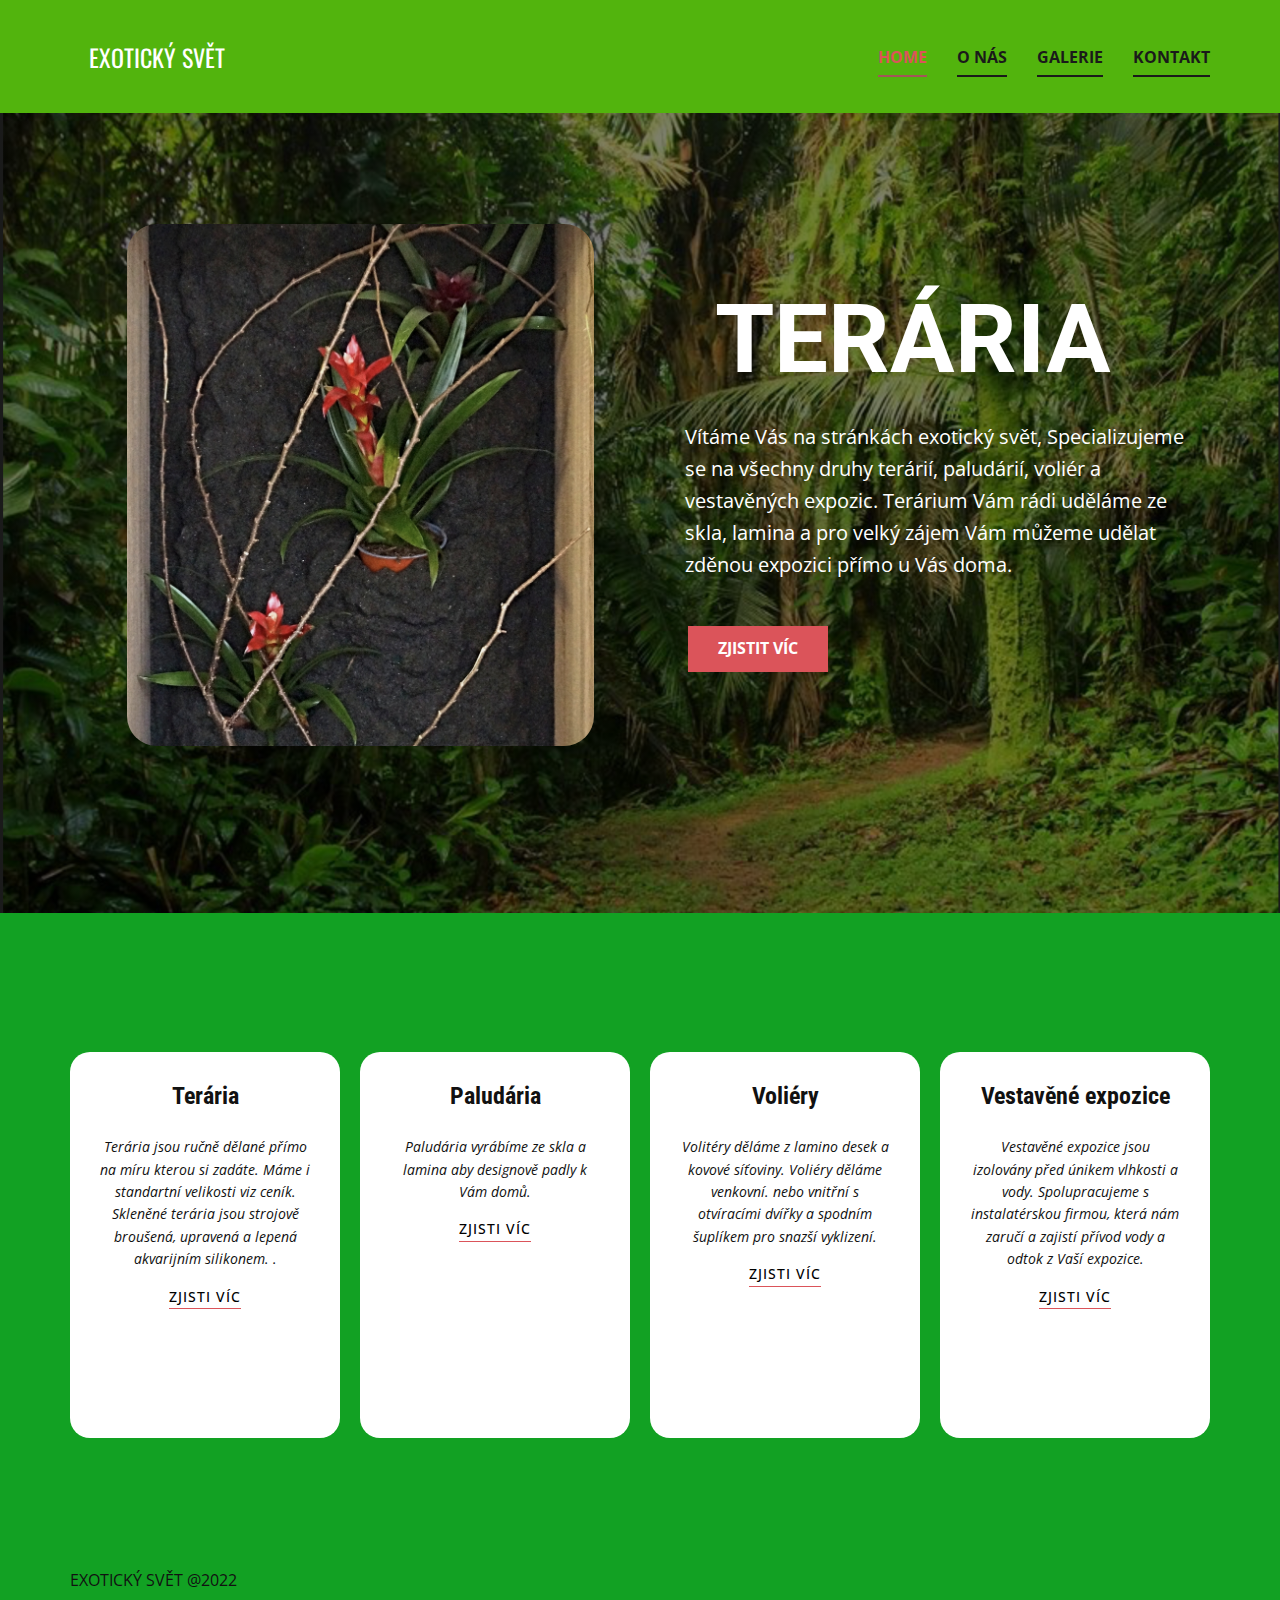
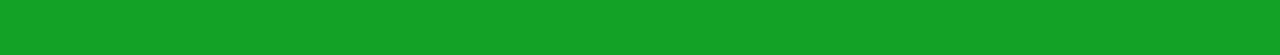
<file: index.html>
<!DOCTYPE html>
<html style="font-size: 16px;" lang="en"><head>
    <meta name="viewport" content="width=device-width, initial-scale=1.0">
    <meta charset="utf-8">
    <meta name="keywords" content="KRYPTON SERVICES">
    <meta name="description" content="">
    <title>HOME</title>
    <link rel="stylesheet" href="style.css" media="screen">
<link rel="stylesheet" href="HOME.css" media="screen">
    <script class="u-script" type="text/javascript" src="jquery.js" defer=""></script>
    <script class="u-script" type="text/javascript" src="style.js" defer=""></script>

    <link rel="stylesheet" href="style.css" media="screen">
    <link id="u-theme-google-font" rel="stylesheet" href="https://fonts.googleapis.com/css?family=Roboto:100,100i,300,300i,400,400i,500,500i,700,700i,900,900i|Open+Sans:300,300i,400,400i,500,500i,600,600i,700,700i,800,800i">
    <link id="u-page-google-font" rel="stylesheet" href="https://fonts.googleapis.com/css?family=Roboto+Condensed:300,300i,400,400i,700,700i|Oswald:200,300,400,500,600,700">
    
    
    
    
    <meta name="theme-color" content="#478ac9">
    <meta property="og:title" content="HOME">
    <meta property="og:type" content="website">
  </head>
  <body data-home-page="HOME.html" data-home-page-title="HOME" class="u-body u-xl-mode" data-lang="en"><header class="u-clearfix u-custom-color-5 u-header u-header" id="sec-47b0"><div class="u-clearfix u-sheet u-sheet-1">
        <p class="u-custom-font u-font-oswald u-text u-text-1">EXOTICKÝ SVĚT</p>
        <nav class="u-menu u-menu-dropdown u-offcanvas u-menu-1">
          <div class="menu-collapse" style="font-size: 1rem; letter-spacing: 0px; font-weight: 700; text-transform: uppercase;">
            <a class="u-button-style u-custom-active-border-color u-custom-border u-custom-border-color u-custom-borders u-custom-hover-border-color u-custom-left-right-menu-spacing u-custom-padding-bottom u-custom-text-active-color u-custom-text-color u-custom-text-hover-color u-custom-top-bottom-menu-spacing u-nav-link u-text-active-palette-1-base u-text-hover-palette-2-base" href="#">
              <svg class="u-svg-link" viewBox="0 0 24 24"><use xmlns:xlink="http://www.w3.org/1999/xlink" xlink:href="#menu-hamburger"></use></svg>
              <svg class="u-svg-content" version="1.1" id="menu-hamburger" viewBox="0 0 16 16" x="0px" y="0px" xmlns:xlink="http://www.w3.org/1999/xlink" xmlns="http://www.w3.org/2000/svg"><g><rect y="1" width="16" height="2"></rect><rect y="7" width="16" height="2"></rect><rect y="13" width="16" height="2"></rect>
</g></svg>
            </a>
          </div>
          <div class="u-custom-menu u-nav-container">
            <ul class="u-nav u-spacing-30 u-unstyled u-nav-1"><li class="u-nav-item"><a class="u-border-2 u-border-active-palette-2-dark-1 u-border-grey-90 u-border-hover-palette-2-light-1 u-border-no-left u-border-no-right u-border-no-top u-button-style u-nav-link u-text-active-palette-2-base u-text-grey-90 u-text-hover-palette-2-dark-1" href="HOME.html" style="padding: 10px 0px;">HOME</a>
</li><li class="u-nav-item"><a class="u-border-2 u-border-active-palette-2-dark-1 u-border-grey-90 u-border-hover-palette-2-light-1 u-border-no-left u-border-no-right u-border-no-top u-button-style u-nav-link u-text-active-palette-2-base u-text-grey-90 u-text-hover-palette-2-dark-1" href="O-NÁS.html" style="padding: 10px 0px;">O NÁS</a>
</li><li class="u-nav-item"><a class="u-border-2 u-border-active-palette-2-dark-1 u-border-grey-90 u-border-hover-palette-2-light-1 u-border-no-left u-border-no-right u-border-no-top u-button-style u-nav-link u-text-active-palette-2-base u-text-grey-90 u-text-hover-palette-2-dark-1" href="GALERIE.html" style="padding: 10px 0px;">GALERIE</a>
</li><li class="u-nav-item"><a class="u-border-2 u-border-active-palette-2-dark-1 u-border-grey-90 u-border-hover-palette-2-light-1 u-border-no-left u-border-no-right u-border-no-top u-button-style u-nav-link u-text-active-palette-2-base u-text-grey-90 u-text-hover-palette-2-dark-1" href="KONTAKT.html" style="padding: 10px 0px;">KONTAKT</a>
</li></ul>
          </div>
          <div class="u-custom-menu u-nav-container-collapse">
            <div class="u-black u-container-style u-inner-container-layout u-opacity u-opacity-95 u-sidenav">
              <div class="u-inner-container-layout u-sidenav-overflow">
                <div class="u-menu-close"></div>
                <ul class="u-align-center u-nav u-popupmenu-items u-unstyled u-nav-2"><li class="u-nav-item"><a class="u-button-style u-nav-link" href="HOME.html">HOME</a>
</li><li class="u-nav-item"><a class="u-button-style u-nav-link" href="O-NÁS.html">O NÁS</a>
</li><li class="u-nav-item"><a class="u-button-style u-nav-link" href="GALERIE.html">GALERIE</a>
</li><li class="u-nav-item"><a class="u-button-style u-nav-link" href="KONTAKT.html">KONTAKT</a>
</li></ul>
              </div>
            </div>
            <div class="u-black u-menu-overlay u-opacity u-opacity-70"></div>
          </div>
        </nav>
      </div></header>
    <section class="u-align-center u-clearfix u-image u-shading u-section-1" src="" id="sec-ad74" data-image-width="1606" data-image-height="1054">
      <div class="u-clearfix u-sheet u-sheet-1">
        <img class="u-image u-image-round u-radius-30 u-image-1" src="images/unknown.png" alt="" data-image-width="949" data-image-height="1166" data-animation-name="bounceIn" data-animation-duration="1250" data-animation-direction="">
        <h1 class="u-text u-title u-text-1">TERÁRIA</h1>
        <p class="u-align-left u-large-text u-text u-text-variant u-text-2">Vítáme Vás na stránkách exotický svět, Specializujeme se na všechny druhy terárií, paludárií, voliér a vestavěných expozic.
Terárium Vám rádi uděláme ze skla, lamina a pro velký zájem Vám můžeme udělat zděnou expozici přímo u Vás doma.</p>
        <a href="#" class="u-btn u-button-style u-palette-2-base u-btn-1">ZJISTIT VÍC</a>
      </div>
    </section>
    <section class="u-align-center u-clearfix u-custom-color-4 u-section-2" id="carousel_b9a6">
      <div class="u-clearfix u-sheet u-sheet-1">
        <div class="u-expanded-width u-list u-list-1">
          <div class="u-repeater u-repeater-1">
            <div class="u-align-center u-container-style u-list-item u-radius-20 u-repeater-item u-shape-round u-white u-list-item-1">
              <div class="u-container-layout u-similar-container u-container-layout-1">
                <h4 class="u-custom-font u-font-roboto-condensed u-text u-text-1">Terária</h4>
                <p class="u-text u-text-2"> Terária jsou ručně dělané přímo na míru kterou si zadáte. Máme i standartní velikosti viz ceník.
Skleněné terária jsou strojově broušená, upravená a lepená akvarijním silikonem. .</p>
                <a href="O-NÁS.html" data-page-id="628216946" class="u-border-1 u-border-active-palette-2-light-1 u-border-hover-palette-2-base u-border-no-left u-border-no-right u-border-no-top u-border-palette-2-base u-bottom-left-radius-0 u-bottom-right-radius-0 u-btn u-button-style u-none u-radius-0 u-text-active-palette-2-light-1 u-text-black u-text-hover-palette-2-base u-top-left-radius-0 u-top-right-radius-0 u-btn-1">Zjisti víc<br>
                </a>
              </div>
            </div>
            <div class="u-align-center u-container-style u-list-item u-radius-20 u-repeater-item u-shape-round u-video-cover u-white">
              <div class="u-container-layout u-similar-container u-container-layout-2">
                <h4 class="u-custom-font u-font-roboto-condensed u-text u-text-3">Paludária</h4>
                <p class="u-text u-text-4">Paludária vyrábíme ze skla a lamina aby designově padly k Vám domů.</p>
                <a href="O-NÁS.html" data-page-id="628216946" class="u-border-1 u-border-active-palette-2-light-1 u-border-hover-palette-2-base u-border-no-left u-border-no-right u-border-no-top u-border-palette-2-base u-bottom-left-radius-0 u-bottom-right-radius-0 u-btn u-button-style u-none u-radius-0 u-text-active-palette-2-light-1 u-text-black u-text-hover-palette-2-base u-top-left-radius-0 u-top-right-radius-0 u-btn-2">Zjisti víc<br>
                </a>
              </div>
            </div>
            <div class="u-align-center u-container-style u-list-item u-radius-20 u-repeater-item u-shape-round u-video-cover u-white">
              <div class="u-container-layout u-similar-container u-container-layout-3">
                <h4 class="u-custom-font u-font-roboto-condensed u-text u-text-5">Voliéry</h4>
                <p class="u-text u-text-6"> Volitéry děláme z lamino desek a kovové síťoviny. Voliéry děláme venkovní. nebo vnitřní s otvíracími dvířky a spodním šuplíkem pro snazší vyklizení.</p>
                <a href="O-NÁS.html" data-page-id="628216946" class="u-border-1 u-border-active-palette-2-light-1 u-border-hover-palette-2-base u-border-no-left u-border-no-right u-border-no-top u-border-palette-2-base u-bottom-left-radius-0 u-bottom-right-radius-0 u-btn u-button-style u-none u-radius-0 u-text-active-palette-2-light-1 u-text-black u-text-hover-palette-2-base u-top-left-radius-0 u-top-right-radius-0 u-btn-3">Zjisti víc<br>
                </a>
              </div>
            </div>
            <div class="u-align-center u-container-style u-list-item u-radius-20 u-repeater-item u-shape-round u-video-cover u-white">
              <div class="u-container-layout u-similar-container u-container-layout-4">
                <h4 class="u-custom-font u-font-roboto-condensed u-text u-text-7">Vestavěné expozice</h4>
                <p class="u-text u-text-8"> Vestavěné expozice jsou izolovány před únikem vlhkosti a vody. Spolupracujeme s instalatérskou firmou, která nám zaručí a zajistí přívod vody a odtok z Vaší expozice.</p>
                <a href="O-NÁS.html" data-page-id="628216946" class="u-border-1 u-border-active-palette-2-light-1 u-border-hover-palette-2-base u-border-no-left u-border-no-right u-border-no-top u-border-palette-2-base u-bottom-left-radius-0 u-bottom-right-radius-0 u-btn u-button-style u-none u-radius-0 u-text-active-palette-2-light-1 u-text-black u-text-hover-palette-2-base u-top-left-radius-0 u-top-right-radius-0 u-btn-4">Zjisti víc</a>
              </div>
            </div>
          </div>
        </div>
      </div>
    </section>
    <section class="u-align-center u-clearfix u-custom-color-4 u-section-3" id="sec-2304">
      <div class="u-align-left u-clearfix u-sheet u-sheet-1">
        <p class="u-text u-text-body-color u-text-1">EXOTICKÝ SVĚT @2022</p>
      </div>
    </section>
    
  
  
</body></html>
</file>
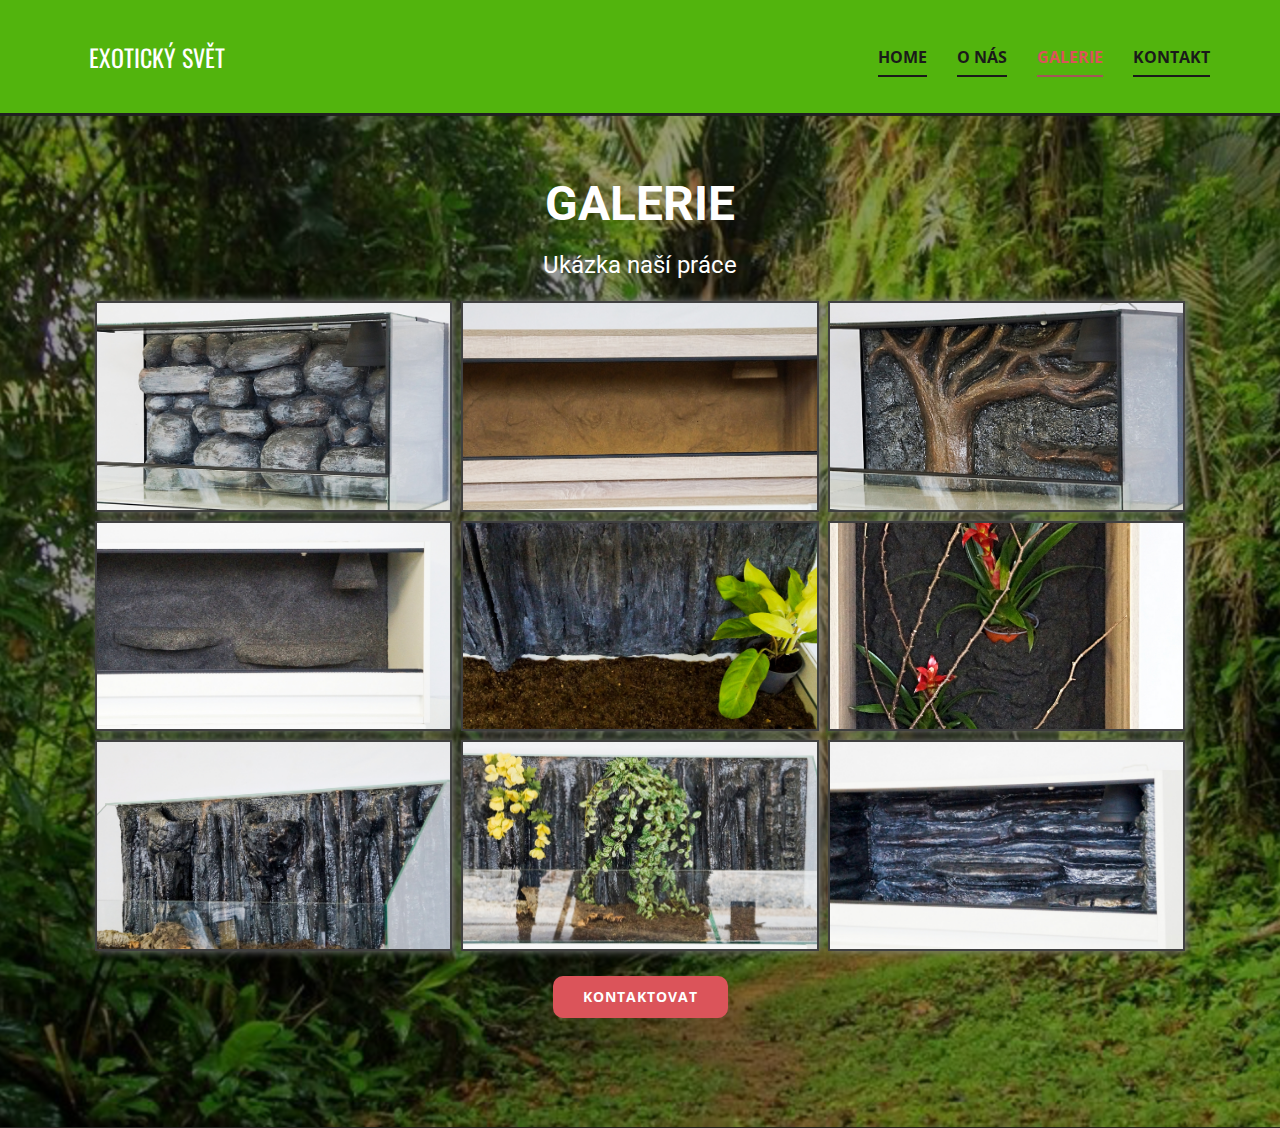
<file: GALERIE.html>
<!DOCTYPE html>
<html style="font-size: 16px;" lang="en"><head>
    <meta name="viewport" content="width=device-width, initial-scale=1.0">
    <meta charset="utf-8">
    <meta name="keywords" content="GALERIE">
    <meta name="description" content="">
    <title>GALERIE</title>
    <link rel="stylesheet" href="style.css" media="screen">
<link rel="stylesheet" href="GALERIE.css" media="screen">
    <script class="u-script" type="text/javascript" src="jquery.js" defer=""></script>
    <script class="u-script" type="text/javascript" src="style.js" defer=""></script>

    <link id="u-theme-google-font" rel="stylesheet" href="https://fonts.googleapis.com/css?family=Roboto:100,100i,300,300i,400,400i,500,500i,700,700i,900,900i|Open+Sans:300,300i,400,400i,500,500i,600,600i,700,700i,800,800i">
    <link id="u-page-google-font" rel="stylesheet" href="https://fonts.googleapis.com/css?family=Oswald:200,300,400,500,600,700">
    <link rel="stylesheet" href="style.css" media="screen">
    
    <meta name="theme-color" content="#478ac9">
    <meta property="og:title" content="GALERIE">
    <meta property="og:type" content="website">
  </head>
  <body class="u-body u-xl-mode" data-lang="en"><header class="u-clearfix u-custom-color-5 u-header u-header" id="sec-47b0"><div class="u-clearfix u-sheet u-sheet-1">
        <p class="u-custom-font u-font-oswald u-text u-text-1">EXOTICKÝ SVĚT</p>
        <nav class="u-menu u-menu-dropdown u-offcanvas u-menu-1">
          <div class="menu-collapse" style="font-size: 1rem; letter-spacing: 0px; font-weight: 700; text-transform: uppercase;">
            <a class="u-button-style u-custom-active-border-color u-custom-border u-custom-border-color u-custom-borders u-custom-hover-border-color u-custom-left-right-menu-spacing u-custom-padding-bottom u-custom-text-active-color u-custom-text-color u-custom-text-hover-color u-custom-top-bottom-menu-spacing u-nav-link u-text-active-palette-1-base u-text-hover-palette-2-base" href="#">
              <svg class="u-svg-link" viewBox="0 0 24 24"><use xmlns:xlink="http://www.w3.org/1999/xlink" xlink:href="#menu-hamburger"></use></svg>
              <svg class="u-svg-content" version="1.1" id="menu-hamburger" viewBox="0 0 16 16" x="0px" y="0px" xmlns:xlink="http://www.w3.org/1999/xlink" xmlns="http://www.w3.org/2000/svg"><g><rect y="1" width="16" height="2"></rect><rect y="7" width="16" height="2"></rect><rect y="13" width="16" height="2"></rect>
</g></svg>
            </a>
          </div>
          <div class="u-custom-menu u-nav-container">
            <ul class="u-nav u-spacing-30 u-unstyled u-nav-1"><li class="u-nav-item"><a class="u-border-2 u-border-active-palette-2-dark-1 u-border-grey-90 u-border-hover-palette-2-light-1 u-border-no-left u-border-no-right u-border-no-top u-button-style u-nav-link u-text-active-palette-2-base u-text-grey-90 u-text-hover-palette-2-dark-1" href="HOME.html" style="padding: 10px 0px;">HOME</a>
</li><li class="u-nav-item"><a class="u-border-2 u-border-active-palette-2-dark-1 u-border-grey-90 u-border-hover-palette-2-light-1 u-border-no-left u-border-no-right u-border-no-top u-button-style u-nav-link u-text-active-palette-2-base u-text-grey-90 u-text-hover-palette-2-dark-1" href="O-NÁS.html" style="padding: 10px 0px;">O NÁS</a>
</li><li class="u-nav-item"><a class="u-border-2 u-border-active-palette-2-dark-1 u-border-grey-90 u-border-hover-palette-2-light-1 u-border-no-left u-border-no-right u-border-no-top u-button-style u-nav-link u-text-active-palette-2-base u-text-grey-90 u-text-hover-palette-2-dark-1" href="GALERIE.html" style="padding: 10px 0px;">GALERIE</a>
</li><li class="u-nav-item"><a class="u-border-2 u-border-active-palette-2-dark-1 u-border-grey-90 u-border-hover-palette-2-light-1 u-border-no-left u-border-no-right u-border-no-top u-button-style u-nav-link u-text-active-palette-2-base u-text-grey-90 u-text-hover-palette-2-dark-1" href="KONTAKT.html" style="padding: 10px 0px;">KONTAKT</a>
</li></ul>
          </div>
          <div class="u-custom-menu u-nav-container-collapse">
            <div class="u-black u-container-style u-inner-container-layout u-opacity u-opacity-95 u-sidenav">
              <div class="u-inner-container-layout u-sidenav-overflow">
                <div class="u-menu-close"></div>
                <ul class="u-align-center u-nav u-popupmenu-items u-unstyled u-nav-2"><li class="u-nav-item"><a class="u-button-style u-nav-link" href="HOME.html">HOME</a>
</li><li class="u-nav-item"><a class="u-button-style u-nav-link" href="O-NÁS.html">O NÁS</a>
</li><li class="u-nav-item"><a class="u-button-style u-nav-link" href="GALERIE.html">GALERIE</a>
</li><li class="u-nav-item"><a class="u-button-style u-nav-link" href="KONTAKT.html">KONTAKT</a>
</li></ul>
              </div>
            </div>
            <div class="u-black u-menu-overlay u-opacity u-opacity-70"></div>
          </div>
        </nav>
      </div></header>
    <section class="u-align-center u-clearfix u-image u-shading u-section-1" id="sec-e926" data-image-width="1606" data-image-height="1054">
      <div class="u-clearfix u-sheet u-sheet-1">
        <h1 class="u-text u-text-1">GALERIE<br>
          <span style="font-weight: 400; font-size: 1.5rem;">Ukázka naší práce</span>
        </h1>
        <div class="u-gallery u-layout-grid u-lightbox u-no-transition u-show-text-always u-gallery-1" id="carousel-e131">
          <div class="u-gallery-inner u-gallery-inner-1" role="listbox">
            <div class="u-border-2 u-border-grey-75 u-effect-hover-slide u-gallery-item u-shape-rectangle u-gallery-item-1">
              <div class="u-back-slide u-back-slide-1" data-image-width="1920" data-image-height="969">
                <img class="u-back-image u-effect-hover-slide-direction-left u-expanded u-back-image-1" src="images/_DSC7463.jpg">
              </div>
              <div class="u-align-center u-over-slide u-shading u-valign-bottom u-over-slide-1">
                <h3 class="u-gallery-heading"></h3>
                <p class="u-gallery-text"></p>
              </div>
            </div>
            <div class="u-border-2 u-border-grey-75 u-effect-hover-slide u-gallery-item u-shape-rectangle u-gallery-item-2">
              <div class="u-back-slide u-back-slide-2" data-image-width="1920" data-image-height="853">
                <img class="u-back-image u-effect-hover-slide-direction-left u-expanded u-back-image-2" src="images/_DSC7495.jpg">
              </div>
              <div class="u-align-center u-over-slide u-shading u-valign-bottom u-over-slide-2">
                <h3 class="u-gallery-heading"></h3>
                <p class="u-gallery-text"></p>
              </div>
            </div>
            <div class="u-border-2 u-border-grey-75 u-effect-hover-slide u-gallery-item u-shape-rectangle u-gallery-item-3" data-image-width="2836" data-image-height="1875">
              <div class="u-back-slide u-back-slide-3" data-image-width="1920" data-image-height="934">
                <img class="u-back-image u-effect-hover-slide-direction-left u-expanded u-back-image-3" src="images/_DSC7459.jpg">
              </div>
              <div class="u-align-center u-over-slide u-shading u-valign-bottom u-over-slide-3">
                <h3 class="u-gallery-heading"></h3>
                <p class="u-gallery-text"></p>
              </div>
            </div>
            <div class="u-border-2 u-border-grey-75 u-effect-hover-slide u-gallery-item u-shape-rectangle u-gallery-item-4" data-image-width="1920" data-image-height="986">
              <div class="u-back-slide u-back-slide-4">
                <img class="u-back-image u-effect-hover-slide-direction-left u-expanded u-back-image-4" src="images/_DSC7489.jpg">
              </div>
              <div class="u-align-center u-over-slide u-shading u-valign-bottom u-over-slide-4">
                <h3 class="u-gallery-heading"></h3>
                <p class="u-gallery-text"></p>
              </div>
              <style data-mode="XL"></style>
              <style data-mode="LG"></style>
              <style data-mode="MD"></style>
              <style data-mode="SM"></style>
              <style data-mode="XS"></style>
            </div>
            <div class="u-border-2 u-border-grey-75 u-effect-hover-slide u-gallery-item u-shape-rectangle u-gallery-item-5" data-image-width="1920" data-image-height="853">
              <div class="u-back-slide u-back-slide-5" data-image-width="1920" data-image-height="1205">
                <img class="u-back-image u-effect-hover-slide-direction-left u-expanded u-back-image-5" src="images/_DSC7482.jpg" alt="">
              </div>
              <div class="u-align-center u-over-slide u-shading u-valign-bottom u-over-slide-5">
                <h3 class="u-gallery-heading"></h3>
                <p class="u-gallery-text"></p>
              </div>
              <style data-mode="XL"></style>
              <style data-mode="LG"></style>
              <style data-mode="MD"></style>
              <style data-mode="SM"></style>
              <style data-mode="XS"></style>
            </div>
            <div class="u-border-2 u-border-grey-75 u-effect-hover-slide u-gallery-item u-shape-rectangle u-gallery-item-6" data-image-width="1328" data-image-height="1920">
              <div class="u-back-slide u-back-slide-6">
                <img class="u-back-image u-effect-hover-slide-direction-left u-expanded u-back-image-6" src="images/_DSC7466.jpg">
              </div>
              <div class="u-align-center u-over-slide u-shading u-valign-bottom u-over-slide-6">
                <h3 class="u-gallery-heading"></h3>
                <p class="u-gallery-text"></p>
              </div>
              <style data-mode="XL"></style>
              <style data-mode="LG"></style>
              <style data-mode="MD"></style>
              <style data-mode="SM"></style>
              <style data-mode="XS"></style>
            </div>
            <div class="u-border-2 u-border-grey-75 u-effect-hover-slide u-gallery-item u-shape-rectangle u-gallery-item-7" data-image-width="1920" data-image-height="1103">
              <div class="u-back-slide u-back-slide-7">
                <img class="u-back-image u-effect-hover-slide-direction-left u-expanded u-back-image-7" src="images/_DSC7476.jpg">
              </div>
              <div class="u-align-center u-over-slide u-shading u-valign-bottom u-over-slide-7">
                <h3 class="u-gallery-heading"></h3>
                <p class="u-gallery-text"></p>
              </div>
              <style data-mode="XL"></style>
              <style data-mode="LG"></style>
              <style data-mode="MD"></style>
              <style data-mode="SM"></style>
              <style data-mode="XS"></style>
            </div>
            <div class="u-border-2 u-border-grey-75 u-effect-hover-slide u-gallery-item u-shape-rectangle u-gallery-item-8" data-image-width="1920" data-image-height="833">
              <div class="u-back-slide u-back-slide-8">
                <img class="u-back-image u-effect-hover-slide-direction-left u-expanded u-back-image-8" src="images/_DSC7470.jpg">
              </div>
              <div class="u-align-center u-over-slide u-shading u-valign-bottom u-over-slide-8">
                <h3 class="u-gallery-heading"></h3>
                <p class="u-gallery-text"></p>
              </div>
              <style data-mode="XL"></style>
              <style data-mode="LG"></style>
              <style data-mode="MD"></style>
              <style data-mode="SM"></style>
              <style data-mode="XS"></style>
            </div>
            <div class="u-border-2 u-border-grey-75 u-effect-hover-slide u-gallery-item u-shape-rectangle u-gallery-item-9" data-image-width="1920" data-image-height="888">
              <div class="u-back-slide u-back-slide-9">
                <img class="u-back-image u-effect-hover-slide-direction-left u-expanded u-back-image-9" src="images/_DSC7479.jpg">
              </div>
              <div class="u-align-center u-over-slide u-shading u-valign-bottom u-over-slide-9">
                <h3 class="u-gallery-heading"></h3>
                <p class="u-gallery-text"></p>
              </div>
              <style data-mode="XL"></style>
              <style data-mode="LG"></style>
              <style data-mode="MD"></style>
              <style data-mode="SM"></style>
              <style data-mode="XS"></style>
            </div>
          </div>
        </div>
        <a href="KONTAKT.html" data-page-id="665929532" class="u-border-none u-btn u-btn-round u-button-style u-hover-palette-2-light-2 u-palette-2-base u-radius-10 u-btn-1">kontaktovat</a>
      </div>
    </section>

  
</body></html>
</file>
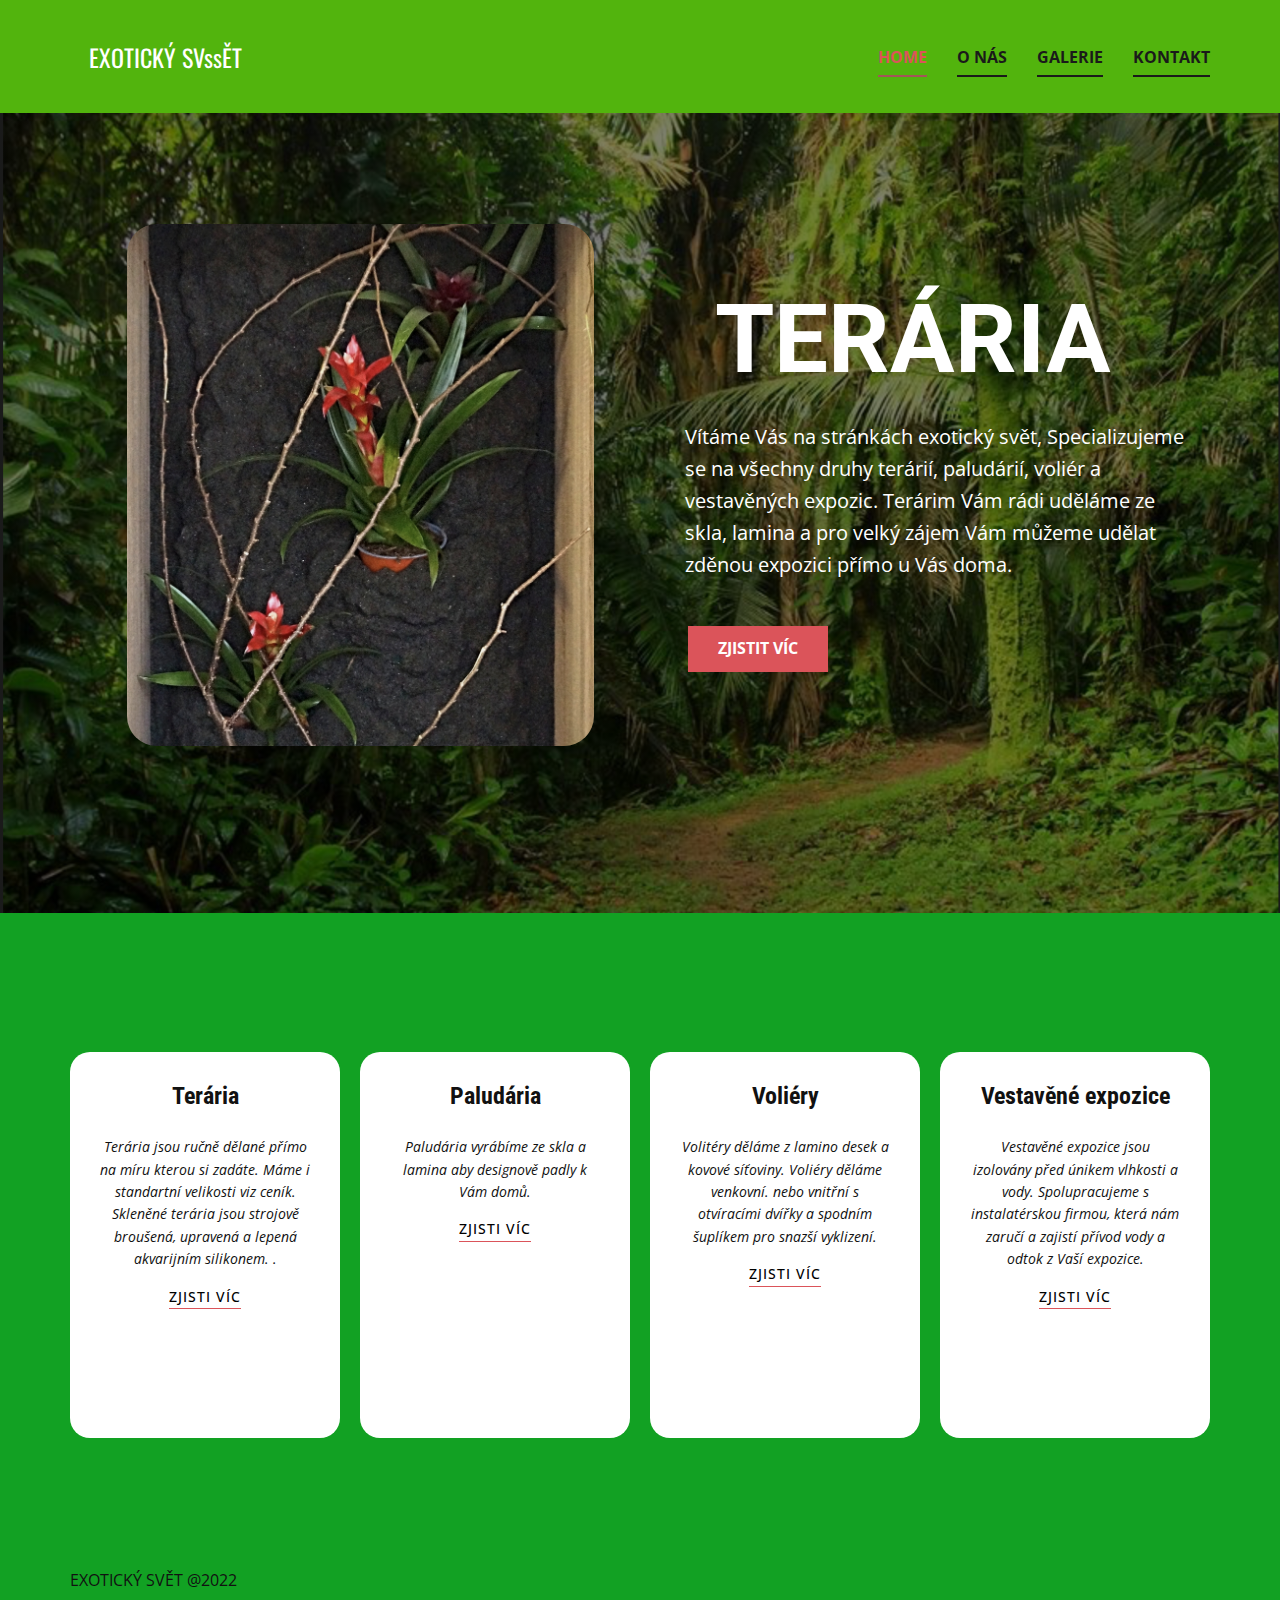
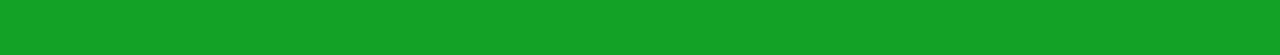
<file: HOME.html>
<!DOCTYPE html>
<html style="font-size: 16px;" lang="en"><head>
    <meta name="viewport" content="width=device-width, initial-scale=1.0">
    <meta charset="utf-8">
    <meta name="keywords" content="KRYPTON SERVICES">
    <meta name="description" content="">
    <title>HOME</title>
    <link rel="stylesheet" href="style.css" media="screen">
<link rel="stylesheet" href="HOME.css" media="screen">
    <script class="u-script" type="text/javascript" src="jquery.js" defer=""></script>
    <script class="u-script" type="text/javascript" src="style.js" defer=""></script>
   
    <link id="u-theme-google-font" rel="stylesheet" href="https://fonts.googleapis.com/css?family=Roboto:100,100i,300,300i,400,400i,500,500i,700,700i,900,900i|Open+Sans:300,300i,400,400i,500,500i,600,600i,700,700i,800,800i">
    <link id="u-page-google-font" rel="stylesheet" href="https://fonts.googleapis.com/css?family=Roboto+Condensed:300,300i,400,400i,700,700i|Oswald:200,300,400,500,600,700">
    
    <link rel="stylesheet" href="style.css" media="screen">
    
    
 
    <meta name="theme-color" content="#478ac9">
    <meta property="og:title" content="HOME">
    <meta property="og:type" content="website">
  </head>
  <body class="u-body u-xl-mode" data-lang="en"><header class="u-clearfix u-custom-color-5 u-header u-header" id="sec-47b0"><div class="u-clearfix u-sheet u-sheet-1">
        <p class="u-custom-font u-font-oswald u-text u-text-1">EXOTICKÝ SVssĚT</p>
        <nav class="u-menu u-menu-dropdown u-offcanvas u-menu-1">
          <div class="menu-collapse" style="font-size: 1rem; letter-spacing: 0px; font-weight: 700; text-transform: uppercase;">
            <a class="u-button-style u-custom-active-border-color u-custom-border u-custom-border-color u-custom-borders u-custom-hover-border-color u-custom-left-right-menu-spacing u-custom-padding-bottom u-custom-text-active-color u-custom-text-color u-custom-text-hover-color u-custom-top-bottom-menu-spacing u-nav-link u-text-active-palette-1-base u-text-hover-palette-2-base" href="#">
              <svg class="u-svg-link" viewBox="0 0 24 24"><use xmlns:xlink="http://www.w3.org/1999/xlink" xlink:href="#menu-hamburger"></use></svg>
              <svg class="u-svg-content" version="1.1" id="menu-hamburger" viewBox="0 0 16 16" x="0px" y="0px" xmlns:xlink="http://www.w3.org/1999/xlink" xmlns="http://www.w3.org/2000/svg"><g><rect y="1" width="16" height="2"></rect><rect y="7" width="16" height="2"></rect><rect y="13" width="16" height="2"></rect>
</g></svg>
            </a>
          </div>
          <div class="u-custom-menu u-nav-container">
            <ul class="u-nav u-spacing-30 u-unstyled u-nav-1"><li class="u-nav-item"><a class="u-border-2 u-border-active-palette-2-dark-1 u-border-grey-90 u-border-hover-palette-2-light-1 u-border-no-left u-border-no-right u-border-no-top u-button-style u-nav-link u-text-active-palette-2-base u-text-grey-90 u-text-hover-palette-2-dark-1" href="HOME.html" style="padding: 10px 0px;">HOME</a>
</li><li class="u-nav-item"><a class="u-border-2 u-border-active-palette-2-dark-1 u-border-grey-90 u-border-hover-palette-2-light-1 u-border-no-left u-border-no-right u-border-no-top u-button-style u-nav-link u-text-active-palette-2-base u-text-grey-90 u-text-hover-palette-2-dark-1" href="O-NÁS.html" style="padding: 10px 0px;">O NÁS</a>
</li><li class="u-nav-item"><a class="u-border-2 u-border-active-palette-2-dark-1 u-border-grey-90 u-border-hover-palette-2-light-1 u-border-no-left u-border-no-right u-border-no-top u-button-style u-nav-link u-text-active-palette-2-base u-text-grey-90 u-text-hover-palette-2-dark-1" href="GALERIE.html" style="padding: 10px 0px;">GALERIE</a>
</li><li class="u-nav-item"><a class="u-border-2 u-border-active-palette-2-dark-1 u-border-grey-90 u-border-hover-palette-2-light-1 u-border-no-left u-border-no-right u-border-no-top u-button-style u-nav-link u-text-active-palette-2-base u-text-grey-90 u-text-hover-palette-2-dark-1" href="KONTAKT.html" style="padding: 10px 0px;">KONTAKT</a>
</li></ul>
          </div>
          <div class="u-custom-menu u-nav-container-collapse">
            <div class="u-black u-container-style u-inner-container-layout u-opacity u-opacity-95 u-sidenav">
              <div class="u-inner-container-layout u-sidenav-overflow">
                <div class="u-menu-close"></div>
                <ul class="u-align-center u-nav u-popupmenu-items u-unstyled u-nav-2"><li class="u-nav-item"><a class="u-button-style u-nav-link" href="HOME.html">HOME</a>
</li><li class="u-nav-item"><a class="u-button-style u-nav-link" href="O-NÁS.html">O NÁS</a>
</li><li class="u-nav-item"><a class="u-button-style u-nav-link" href="GALERIE.html">GALERIE</a>
</li><li class="u-nav-item"><a class="u-button-style u-nav-link" href="KONTAKT.html">KONTAKT</a>
</li></ul>
              </div>
            </div>
            <div class="u-black u-menu-overlay u-opacity u-opacity-70"></div>
          </div>
        </nav>
      </div></header>
    <section class="u-align-center u-clearfix u-image u-shading u-section-1" src="" id="sec-ad74" data-image-width="1606" data-image-height="1054">
      <div class="u-clearfix u-sheet u-sheet-1">
        <img class="u-image u-image-round u-radius-30 u-image-1" src="images/unknown.png" alt="" data-image-width="949" data-image-height="1166" data-animation-name="bounceIn" data-animation-duration="1250" data-animation-direction="">
        <h1 class="u-text u-title u-text-1">TERÁRIA</h1>
        <p class="u-align-left u-large-text u-text u-text-variant u-text-2">Vítáme Vás na stránkách exotický svět, Specializujeme se na všechny druhy terárií, paludárií, voliér a vestavěných expozic.
Terárim Vám rádi uděláme ze skla, lamina a pro velký zájem Vám můžeme udělat zděnou expozici přímo u Vás doma.</p>
        <a href="#" class="u-btn u-button-style u-palette-2-base u-btn-1">ZJISTIT VÍC</a>
      </div>
    </section>
    <section class="u-align-center u-clearfix u-custom-color-4 u-section-2" id="carousel_b9a6">
      <div class="u-clearfix u-sheet u-sheet-1">
        <div class="u-expanded-width u-list u-list-1">
          <div class="u-repeater u-repeater-1">
            <div class="u-align-center u-container-style u-list-item u-radius-20 u-repeater-item u-shape-round u-white u-list-item-1">
              <div class="u-container-layout u-similar-container u-container-layout-1">
                <h4 class="u-custom-font u-font-roboto-condensed u-text u-text-1">Terária</h4>
                <p class="u-text u-text-2"> Terária jsou ručně dělané přímo na míru kterou si zadáte. Máme i standartní velikosti viz ceník.
Skleněné terária jsou strojově broušená, upravená a lepená akvarijním silikonem. .</p>
                <a href="O-NÁS.html" data-page-id="628216946" class="u-border-1 u-border-active-palette-2-light-1 u-border-hover-palette-2-base u-border-no-left u-border-no-right u-border-no-top u-border-palette-2-base u-bottom-left-radius-0 u-bottom-right-radius-0 u-btn u-button-style u-none u-radius-0 u-text-active-palette-2-light-1 u-text-black u-text-hover-palette-2-base u-top-left-radius-0 u-top-right-radius-0 u-btn-1">Zjisti víc<br>
                </a>
              </div>
            </div>
            <div class="u-align-center u-container-style u-list-item u-radius-20 u-repeater-item u-shape-round u-video-cover u-white">
              <div class="u-container-layout u-similar-container u-container-layout-2">
                <h4 class="u-custom-font u-font-roboto-condensed u-text u-text-3">Paludária</h4>
                <p class="u-text u-text-4">Paludária vyrábíme ze skla a lamina aby designově padly k Vám domů.</p>
                <a href="O-NÁS.html" data-page-id="628216946" class="u-border-1 u-border-active-palette-2-light-1 u-border-hover-palette-2-base u-border-no-left u-border-no-right u-border-no-top u-border-palette-2-base u-bottom-left-radius-0 u-bottom-right-radius-0 u-btn u-button-style u-none u-radius-0 u-text-active-palette-2-light-1 u-text-black u-text-hover-palette-2-base u-top-left-radius-0 u-top-right-radius-0 u-btn-2">Zjisti víc<br>
                </a>
              </div>
            </div>
            <div class="u-align-center u-container-style u-list-item u-radius-20 u-repeater-item u-shape-round u-video-cover u-white">
              <div class="u-container-layout u-similar-container u-container-layout-3">
                <h4 class="u-custom-font u-font-roboto-condensed u-text u-text-5">Voliéry</h4>
                <p class="u-text u-text-6"> Volitéry děláme z lamino desek a kovové síťoviny. Voliéry děláme venkovní. nebo vnitřní s otvíracími dvířky a spodním šuplíkem pro snazší vyklizení.</p>
                <a href="O-NÁS.html" data-page-id="628216946" class="u-border-1 u-border-active-palette-2-light-1 u-border-hover-palette-2-base u-border-no-left u-border-no-right u-border-no-top u-border-palette-2-base u-bottom-left-radius-0 u-bottom-right-radius-0 u-btn u-button-style u-none u-radius-0 u-text-active-palette-2-light-1 u-text-black u-text-hover-palette-2-base u-top-left-radius-0 u-top-right-radius-0 u-btn-3">Zjisti víc<br>
                </a>
              </div>
            </div>
            <div class="u-align-center u-container-style u-list-item u-radius-20 u-repeater-item u-shape-round u-video-cover u-white">
              <div class="u-container-layout u-similar-container u-container-layout-4">
                <h4 class="u-custom-font u-font-roboto-condensed u-text u-text-7">Vestavěné expozice</h4>
                <p class="u-text u-text-8"> Vestavěné expozice jsou izolovány před únikem vlhkosti a vody. Spolupracujeme s instalatérskou firmou, která nám zaručí a zajistí přívod vody a odtok z Vaší expozice.</p>
                <a href="O-NÁS.html" data-page-id="628216946" class="u-border-1 u-border-active-palette-2-light-1 u-border-hover-palette-2-base u-border-no-left u-border-no-right u-border-no-top u-border-palette-2-base u-bottom-left-radius-0 u-bottom-right-radius-0 u-btn u-button-style u-none u-radius-0 u-text-active-palette-2-light-1 u-text-black u-text-hover-palette-2-base u-top-left-radius-0 u-top-right-radius-0 u-btn-4">Zjisti víc</a>
              </div>
            </div>
          </div>
        </div>
      </div>
    </section>
    <section class="u-align-center u-clearfix u-custom-color-4 u-section-3" id="sec-2304">
      <div class="u-align-left u-clearfix u-sheet u-sheet-1">
        <p class="u-text u-text-body-color u-text-1">EXOTICKÝ SVĚT @2022</p>
      </div>
    </section>
    
   

</body></html>
</file>
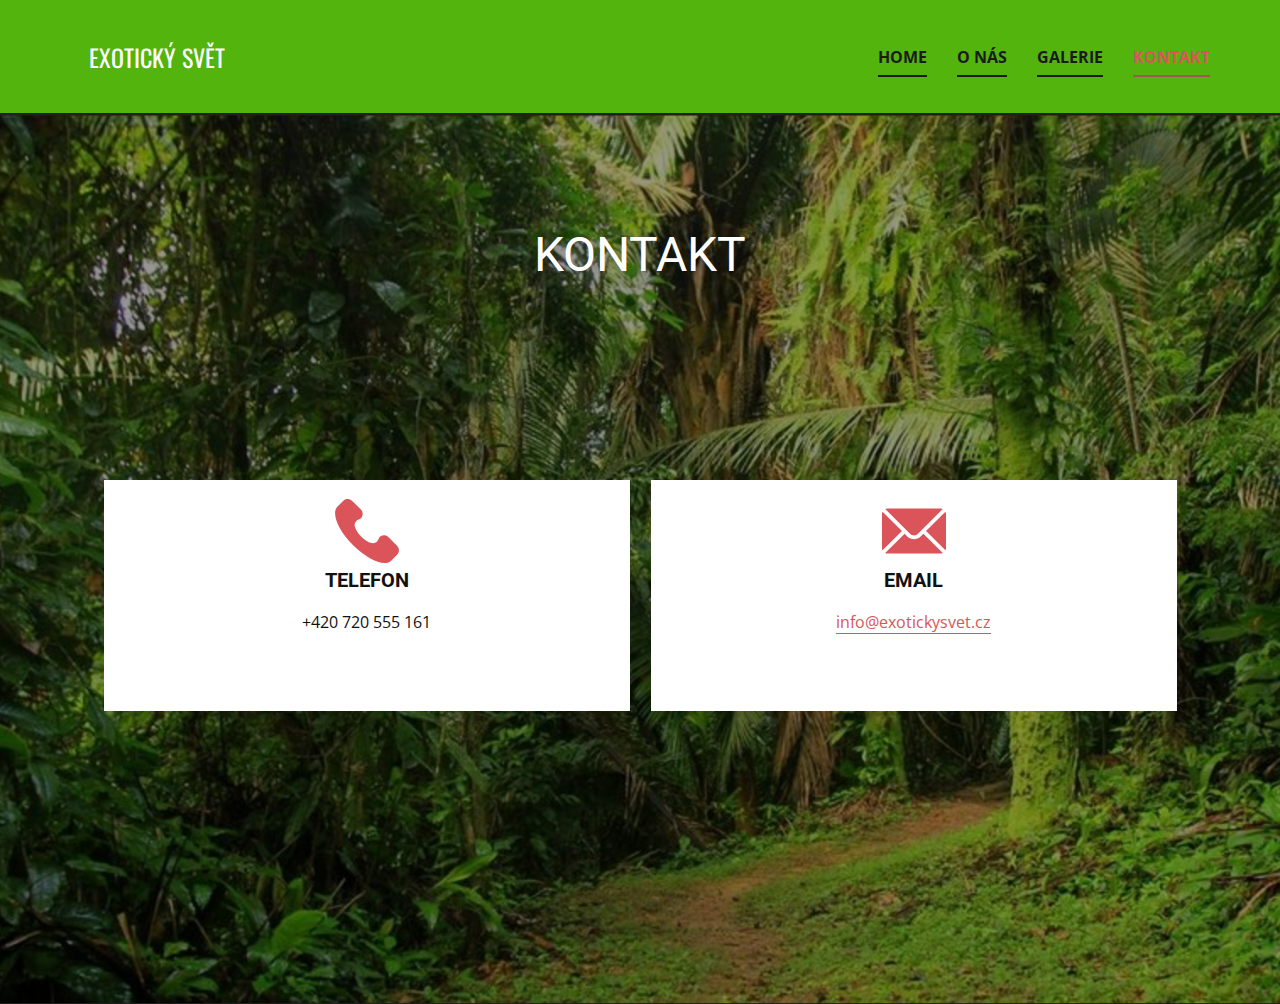
<file: KONTAKT.html>
<!DOCTYPE html>
<html style="font-size: 16px;" lang="en"><head>
    <meta name="viewport" content="width=device-width, initial-scale=1.0">
    <meta charset="utf-8">
    <meta name="keywords" content="INTUITIVE">
    <meta name="description" content="">
    <title>KONTAKT</title>
    <link rel="stylesheet" href="style.css" media="screen">
<link rel="stylesheet" href="KONTAKT.css" media="screen">
    <script class="u-script" type="text/javascript" src="jquery.js" defer=""></script>
    <script class="u-script" type="text/javascript" src="style.js" defer=""></script>
    <link rel="stylesheet" href="style.css" media="screen">

    <link id="u-theme-google-font" rel="stylesheet" href="https://fonts.googleapis.com/css?family=Roboto:100,100i,300,300i,400,400i,500,500i,700,700i,900,900i|Open+Sans:300,300i,400,400i,500,500i,600,600i,700,700i,800,800i">
    <link id="u-page-google-font" rel="stylesheet" href="https://fonts.googleapis.com/css?family=Oswald:200,300,400,500,600,700">
    
    
   
    <meta name="theme-color" content="#478ac9">
    <meta property="og:title" content="KONTAKT">
    <meta property="og:type" content="website">
  </head>
  <body class="u-body u-xl-mode" data-lang="en"><header class="u-clearfix u-custom-color-5 u-header u-header" id="sec-47b0"><div class="u-clearfix u-sheet u-sheet-1">
        <p class="u-custom-font u-font-oswald u-text u-text-1">EXOTICKÝ SVĚT</p>
        <nav class="u-menu u-menu-dropdown u-offcanvas u-menu-1">
          <div class="menu-collapse" style="font-size: 1rem; letter-spacing: 0px; font-weight: 700; text-transform: uppercase;">
            <a class="u-button-style u-custom-active-border-color u-custom-border u-custom-border-color u-custom-borders u-custom-hover-border-color u-custom-left-right-menu-spacing u-custom-padding-bottom u-custom-text-active-color u-custom-text-color u-custom-text-hover-color u-custom-top-bottom-menu-spacing u-nav-link u-text-active-palette-1-base u-text-hover-palette-2-base" href="#">
              <svg class="u-svg-link" viewBox="0 0 24 24"><use xmlns:xlink="http://www.w3.org/1999/xlink" xlink:href="#menu-hamburger"></use></svg>
              <svg class="u-svg-content" version="1.1" id="menu-hamburger" viewBox="0 0 16 16" x="0px" y="0px" xmlns:xlink="http://www.w3.org/1999/xlink" xmlns="http://www.w3.org/2000/svg"><g><rect y="1" width="16" height="2"></rect><rect y="7" width="16" height="2"></rect><rect y="13" width="16" height="2"></rect>
</g></svg>
            </a>
          </div>
          <div class="u-custom-menu u-nav-container">
            <ul class="u-nav u-spacing-30 u-unstyled u-nav-1"><li class="u-nav-item"><a class="u-border-2 u-border-active-palette-2-dark-1 u-border-grey-90 u-border-hover-palette-2-light-1 u-border-no-left u-border-no-right u-border-no-top u-button-style u-nav-link u-text-active-palette-2-base u-text-grey-90 u-text-hover-palette-2-dark-1" href="HOME.html" style="padding: 10px 0px;">HOME</a>
</li><li class="u-nav-item"><a class="u-border-2 u-border-active-palette-2-dark-1 u-border-grey-90 u-border-hover-palette-2-light-1 u-border-no-left u-border-no-right u-border-no-top u-button-style u-nav-link u-text-active-palette-2-base u-text-grey-90 u-text-hover-palette-2-dark-1" href="O-NÁS.html" style="padding: 10px 0px;">O NÁS</a>
</li><li class="u-nav-item"><a class="u-border-2 u-border-active-palette-2-dark-1 u-border-grey-90 u-border-hover-palette-2-light-1 u-border-no-left u-border-no-right u-border-no-top u-button-style u-nav-link u-text-active-palette-2-base u-text-grey-90 u-text-hover-palette-2-dark-1" href="GALERIE.html" style="padding: 10px 0px;">GALERIE</a>
</li><li class="u-nav-item"><a class="u-border-2 u-border-active-palette-2-dark-1 u-border-grey-90 u-border-hover-palette-2-light-1 u-border-no-left u-border-no-right u-border-no-top u-button-style u-nav-link u-text-active-palette-2-base u-text-grey-90 u-text-hover-palette-2-dark-1" href="KONTAKT.html" style="padding: 10px 0px;">KONTAKT</a>
</li></ul>
          </div>
          <div class="u-custom-menu u-nav-container-collapse">
            <div class="u-black u-container-style u-inner-container-layout u-opacity u-opacity-95 u-sidenav">
              <div class="u-inner-container-layout u-sidenav-overflow">
                <div class="u-menu-close"></div>
                <ul class="u-align-center u-nav u-popupmenu-items u-unstyled u-nav-2"><li class="u-nav-item"><a class="u-button-style u-nav-link" href="HOME.html">HOME</a>
</li><li class="u-nav-item"><a class="u-button-style u-nav-link" href="O-NÁS.html">O NÁS</a>
</li><li class="u-nav-item"><a class="u-button-style u-nav-link" href="GALERIE.html">GALERIE</a>
</li><li class="u-nav-item"><a class="u-button-style u-nav-link" href="KONTAKT.html">KONTAKT</a>
</li></ul>
              </div>
            </div>
            <div class="u-black u-menu-overlay u-opacity u-opacity-70"></div>
          </div>
        </nav>
      </div></header>
    <section class="u-clearfix u-image u-shading u-section-1" id="carousel_7abe" data-image-width="1606" data-image-height="1054">
      <div class="u-clearfix u-sheet u-sheet-1">
        <h1 class="u-text u-text-default u-text-1">KONTAKT</h1>
        <div class="u-expanded-width-md u-expanded-width-sm u-list u-list-1">
          <div class="u-repeater u-repeater-1">
            <div class="u-align-center u-container-style u-list-item u-repeater-item u-white u-list-item-1">
              <div class="u-container-layout u-similar-container u-container-layout-1"><span class="u-icon u-icon-circle u-text-palette-2-base u-icon-1"><svg class="u-svg-link" preserveAspectRatio="xMidYMin slice" viewBox="0 0 513.64 513.64" style=""><use xmlns:xlink="http://www.w3.org/1999/xlink" xlink:href="#svg-9786"></use></svg><svg class="u-svg-content" viewBox="0 0 513.64 513.64" x="0px" y="0px" id="svg-9786" style="enable-background:new 0 0 513.64 513.64;"><g><g><path d="M499.66,376.96l-71.68-71.68c-25.6-25.6-69.12-15.359-79.36,17.92c-7.68,23.041-33.28,35.841-56.32,30.72    c-51.2-12.8-120.32-79.36-133.12-133.12c-7.68-23.041,7.68-48.641,30.72-56.32c33.28-10.24,43.52-53.76,17.92-79.36l-71.68-71.68    c-20.48-17.92-51.2-17.92-69.12,0l-48.64,48.64c-48.64,51.2,5.12,186.88,125.44,307.2c120.32,120.32,256,176.641,307.2,125.44    l48.64-48.64C517.581,425.6,517.581,394.88,499.66,376.96z"></path>
</g>
</g></svg></span>
                <h5 class="u-text u-text-2">telefon</h5>
                <p class="u-text u-text-3">+420 720 555 161</p>
              </div>
            </div>
            <div class="u-align-center u-container-style u-list-item u-repeater-item u-white u-list-item-2">
              <div class="u-container-layout u-similar-container u-container-layout-2"><span class="u-icon u-icon-circle u-text-palette-2-base u-icon-2"><svg class="u-svg-link" preserveAspectRatio="xMidYMin slice" viewBox="0 0 512 512" style=""><use xmlns:xlink="http://www.w3.org/1999/xlink" xlink:href="#svg-9f82"></use></svg><svg class="u-svg-content" viewBox="0 0 512 512" x="0px" y="0px" id="svg-9f82" style="enable-background:new 0 0 512 512;"><g><g><path d="M507.49,101.721L352.211,256L507.49,410.279c2.807-5.867,4.51-12.353,4.51-19.279V121    C512,114.073,510.297,107.588,507.49,101.721z"></path>
</g>
</g><g><g><path d="M467,76H45c-6.927,0-13.412,1.703-19.279,4.51l198.463,197.463c17.548,17.548,46.084,17.548,63.632,0L486.279,80.51    C480.412,77.703,473.927,76,467,76z"></path>
</g>
</g><g><g><path d="M4.51,101.721C1.703,107.588,0,114.073,0,121v270c0,6.927,1.703,13.413,4.51,19.279L159.789,256L4.51,101.721z"></path>
</g>
</g><g><g><path d="M331,277.211l-21.973,21.973c-29.239,29.239-76.816,29.239-106.055,0L181,277.211L25.721,431.49    C31.588,434.297,38.073,436,45,436h422c6.927,0,13.412-1.703,19.279-4.51L331,277.211z"></path>
</g>
</g></svg></span>
                <h5 class="u-text u-text-4">Email</h5>
                <p class="u-text u-text-5">
                  <a href="mailto:hello@theme.com" class="u-active-none u-border-1 u-border-palette-2-base u-btn u-button-link u-button-style u-hover-none u-none u-text-palette-2-base u-btn-1">info@exotickysvet.cz<br>
                  </a>
                </p>
              </div>
            </div>
          </div>
        </div>
      </div>
    </section>
    
    

</body></html>
</file>
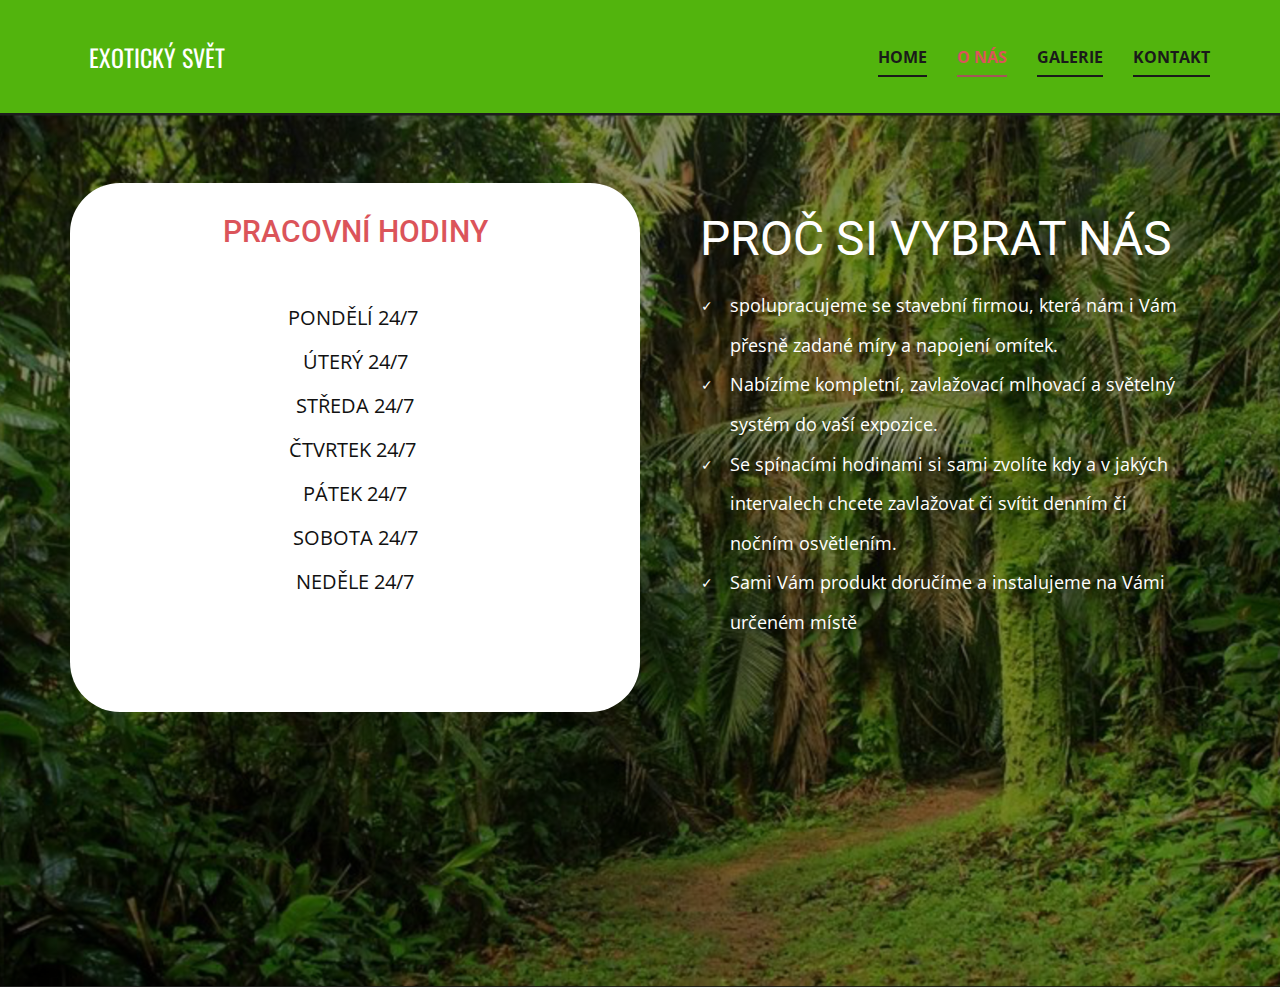
<file: O-NÁS.html>
<!DOCTYPE html>
<html style="font-size: 16px;" lang="en"><head>
    <meta name="viewport" content="width=device-width, initial-scale=1.0">
    <meta charset="utf-8">
    <meta name="keywords" content="PROČ SI VYBRAT NÁS">
    <meta name="description" content="">
    <title>O NÁS</title>
   
<link rel="stylesheet" href="O-NÁS.css" media="screen">
    <script class="u-script" type="text/javascript" src="jquery.js" defer=""></script>
    <script class="u-script" type="text/javascript" src="style.js" defer=""></script>
    <link rel="stylesheet" href="style.css" media="screen">

    <link id="u-theme-google-font" rel="stylesheet" href="https://fonts.googleapis.com/css?family=Roboto:100,100i,300,300i,400,400i,500,500i,700,700i,900,900i|Open+Sans:300,300i,400,400i,500,500i,600,600i,700,700i,800,800i">
    <link id="u-page-google-font" rel="stylesheet" href="https://fonts.googleapis.com/css?family=Oswald:200,300,400,500,600,700">
    

    <meta name="theme-color" content="#478ac9">
    <meta property="og:title" content="O NÁS">
    <meta property="og:type" content="website">
  </head>
  <body class="u-body u-xl-mode" data-lang="en"><header class="u-clearfix u-custom-color-5 u-header u-header" id="sec-47b0"><div class="u-clearfix u-sheet u-sheet-1">
        <p class="u-custom-font u-font-oswald u-text u-text-1">EXOTICKÝ SVĚT</p>
        <nav class="u-menu u-menu-dropdown u-offcanvas u-menu-1">
          <div class="menu-collapse" style="font-size: 1rem; letter-spacing: 0px; font-weight: 700; text-transform: uppercase;">
            <a class="u-button-style u-custom-active-border-color u-custom-border u-custom-border-color u-custom-borders u-custom-hover-border-color u-custom-left-right-menu-spacing u-custom-padding-bottom u-custom-text-active-color u-custom-text-color u-custom-text-hover-color u-custom-top-bottom-menu-spacing u-nav-link u-text-active-palette-1-base u-text-hover-palette-2-base" href="#">
              <svg class="u-svg-link" viewBox="0 0 24 24"><use xmlns:xlink="http://www.w3.org/1999/xlink" xlink:href="#menu-hamburger"></use></svg>
              <svg class="u-svg-content" version="1.1" id="menu-hamburger" viewBox="0 0 16 16" x="0px" y="0px" xmlns:xlink="http://www.w3.org/1999/xlink" xmlns="http://www.w3.org/2000/svg"><g><rect y="1" width="16" height="2"></rect><rect y="7" width="16" height="2"></rect><rect y="13" width="16" height="2"></rect>
</g></svg>
            </a>
          </div>
          <div class="u-custom-menu u-nav-container">
            <ul class="u-nav u-spacing-30 u-unstyled u-nav-1"><li class="u-nav-item"><a class="u-border-2 u-border-active-palette-2-dark-1 u-border-grey-90 u-border-hover-palette-2-light-1 u-border-no-left u-border-no-right u-border-no-top u-button-style u-nav-link u-text-active-palette-2-base u-text-grey-90 u-text-hover-palette-2-dark-1" href="HOME.html" style="padding: 10px 0px;">HOME</a>
</li><li class="u-nav-item"><a class="u-border-2 u-border-active-palette-2-dark-1 u-border-grey-90 u-border-hover-palette-2-light-1 u-border-no-left u-border-no-right u-border-no-top u-button-style u-nav-link u-text-active-palette-2-base u-text-grey-90 u-text-hover-palette-2-dark-1" href="O-NÁS.html" style="padding: 10px 0px;">O NÁS</a>
</li><li class="u-nav-item"><a class="u-border-2 u-border-active-palette-2-dark-1 u-border-grey-90 u-border-hover-palette-2-light-1 u-border-no-left u-border-no-right u-border-no-top u-button-style u-nav-link u-text-active-palette-2-base u-text-grey-90 u-text-hover-palette-2-dark-1" href="GALERIE.html" style="padding: 10px 0px;">GALERIE</a>
</li><li class="u-nav-item"><a class="u-border-2 u-border-active-palette-2-dark-1 u-border-grey-90 u-border-hover-palette-2-light-1 u-border-no-left u-border-no-right u-border-no-top u-button-style u-nav-link u-text-active-palette-2-base u-text-grey-90 u-text-hover-palette-2-dark-1" href="KONTAKT.html" style="padding: 10px 0px;">KONTAKT</a>
</li></ul>
          </div>
          <div class="u-custom-menu u-nav-container-collapse">
            <div class="u-black u-container-style u-inner-container-layout u-opacity u-opacity-95 u-sidenav">
              <div class="u-inner-container-layout u-sidenav-overflow">
                <div class="u-menu-close"></div>
                <ul class="u-align-center u-nav u-popupmenu-items u-unstyled u-nav-2"><li class="u-nav-item"><a class="u-button-style u-nav-link" href="HOME.html">HOME</a>
</li><li class="u-nav-item"><a class="u-button-style u-nav-link" href="O-NÁS.html">O NÁS</a>
</li><li class="u-nav-item"><a class="u-button-style u-nav-link" href="GALERIE.html">GALERIE</a>
</li><li class="u-nav-item"><a class="u-button-style u-nav-link" href="KONTAKT.html">KONTAKT</a>
</li></ul>
              </div>
            </div>
            <div class="u-black u-menu-overlay u-opacity u-opacity-70"></div>
          </div>
        </nav>
      </div></header>
    <section class="u-align-left u-clearfix u-image u-shading u-section-1" id="carousel_418e" data-image-width="1606" data-image-height="1054">
      <div class="u-clearfix u-sheet u-sheet-1">
        <div class="u-clearfix u-expanded-width u-gutter-0 u-layout-wrap u-layout-wrap-1">
          <div class="u-layout">
            <div class="u-layout-row">
              <div class="u-align-center u-container-style u-layout-cell u-radius-50 u-size-30-lg u-size-30-xl u-size-60-md u-size-60-sm u-size-60-xs u-white u-layout-cell-1">
                <div class="u-container-layout u-container-layout-1">
                  <h4 class="u-text u-text-default u-text-palette-2-base u-text-1">PRACOVNÍ HODINY</h4>
                  <p class="u-text u-text-2">PONDĚLÍ 24/7&nbsp;<br>ÚTERÝ 24/7<br>STŘEDA 24/7<br>ČTVRTEK 24/7&nbsp;<br>PÁTEK 24/7<br>SOBOTA 24/7<br>NEDĚLE 24/7
                  </p>
                </div>
              </div>
              <div class="u-container-style u-layout-cell u-shape-round u-size-30-lg u-size-30-xl u-size-60-md u-size-60-sm u-size-60-xs u-layout-cell-2">
                <div class="u-container-layout u-valign-top u-container-layout-2">
                  <h2 class="u-text u-text-3">PROČ SI VYBRAT NÁS</h2>
                  <ul class="u-custom-list u-file-icon u-text u-text-4">
                    <li style="padding-left: 10px;">
                      <div class="u-list-icon">
                        <div xmlns="http://www.w3.org/2000/svg" xmlns:xlink="http://www.w3.org/1999/xlink" version="1.1" xml:space="preserve" class="u-svg-content">✓</div>
                      </div> spolupracujeme se stavební firmou, která nám i Vám přesně zadané míry a napojení omítek.&nbsp;
                    </li>
                    <li style="padding-left: 10px;">
                      <div class="u-list-icon">
                        <div xmlns="http://www.w3.org/2000/svg" xmlns:xlink="http://www.w3.org/1999/xlink" version="1.1" xml:space="preserve" class="u-svg-content">✓</div>
                      </div> Nabízíme kompletní, zavlažovací mlhovací a světelný systém do vaší expozice.
                    </li>
                    <li style="padding-left: 10px;">
                      <div class="u-list-icon">
                        <div xmlns="http://www.w3.org/2000/svg" xmlns:xlink="http://www.w3.org/1999/xlink" version="1.1" xml:space="preserve" class="u-svg-content">✓</div>
                      </div>Se spínacími hodinami si sami zvolíte kdy a v jakých intervalech chcete zavlažovat či svítit denním či nočním osvětlením.<br>
                    </li>
                    <li style="padding-left: 10px;">
                      <div class="u-list-icon">
                        <div xmlns="http://www.w3.org/2000/svg" xmlns:xlink="http://www.w3.org/1999/xlink" version="1.1" xml:space="preserve" class="u-svg-content">✓</div>
                      </div>Sami Vám produkt doručíme a instalujeme na Vámi určeném místě<br>
                    </li>
                    <br>
                  </ul>
                </div>
              </div>
            </div>
          </div>
        </div>
      </div>
    </section>
    
    
  
</body></html>
</file>
